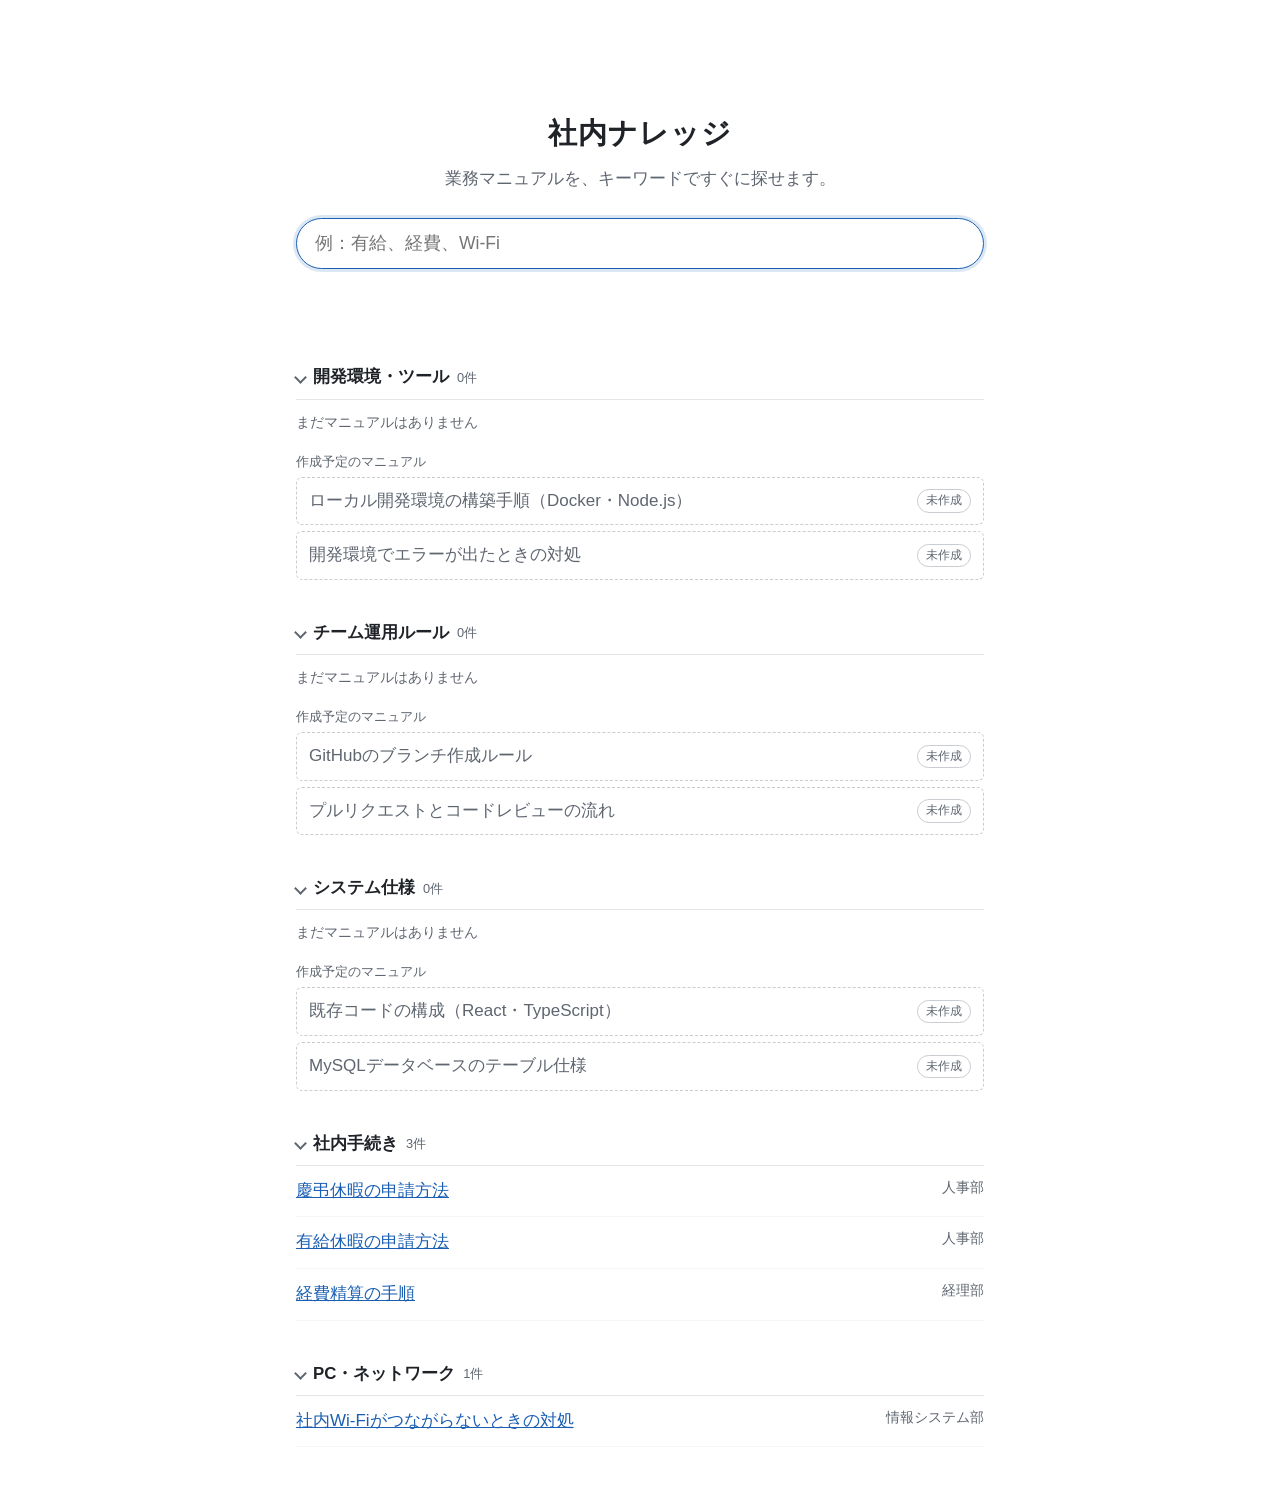
<file: index.html>
<!DOCTYPE html>
<html lang="ja">
<head>
<meta charset="UTF-8">
<meta name="robots" content="noindex, nofollow">
<meta name="viewport" content="width=device-width, initial-scale=1">
<title>社内ナレッジ</title>
<link rel="stylesheet" href="style.css">
</head>
<body>
<main class="home">
  <header class="hero">
    <h1>社内ナレッジ</h1>
    <p class="lead">業務マニュアルを、キーワードですぐに探せます。</p>
    <label class="search">
      <span class="visually-hidden">マニュアルを検索</span>
      <input id="q" type="search" placeholder="例：有給、経費、Wi-Fi" autocomplete="off" autofocus>
    </label>
    <p id="status" class="status" aria-live="polite"></p>
  </header>

  <section id="results" class="results" hidden></section>
  <section id="categories" class="categories"></section>
</main>

<script src="search-index.js"></script>
<script>
(function () {
  var docs = window.SEARCH_INDEX || [];
  var order = window.CATEGORY_ORDER || [];
  var planned = window.PLANNED_DOCS || [];
  var input = document.getElementById("q");
  var results = document.getElementById("results");
  var categories = document.getElementById("categories");
  var status = document.getElementById("status");

  function esc(s) {
    return String(s).replace(/[&<>"']/g, function (c) {
      return { "&": "&amp;", "<": "&lt;", ">": "&gt;", '"': "&quot;", "'": "&#39;" }[c];
    });
  }

  function tagList(tags) {
    return '<ul class="tags">' + tags.map(function (t) {
      return '<li><a href="?q=' + encodeURIComponent(t) + '" data-tag="' + esc(t) + '">' + esc(t) + "</a></li>";
    }).join("") + "</ul>";
  }

  // カテゴリ別の一覧（design.md の順。マニュアルがないカテゴリも見出しを出す）
  // 見出しを押すと、そのカテゴリを折りたためる（最初はすべて開いた状態）
  function renderCategories() {
    var names = order.slice();
    docs.forEach(function (d) { if (names.indexOf(d.category) < 0) names.push(d.category); });
    categories.innerHTML = names.map(function (name) {
      var items = docs.filter(function (d) { return d.category === name; });
      var plans = planned.filter(function (p) { return p.category === name; });
      var html = '<details class="category-block" open><summary><h2>' + esc(name) +
        '</h2><span class="count">' + items.length + "件</span></summary>";
      html += items.length
        ? '<ul class="doc-list">' + items.map(function (d) {
            return '<li><a href="' + esc(d.url) + '">' + esc(d.title) + '</a><span class="owner">' + esc(d.owner) + "</span></li>";
          }).join("") + "</ul>"
        : '<p class="none">まだマニュアルはありません</p>';
      // 作成予定のマニュアル（本文はまだないので、リンクにしない）
      if (plans.length) {
        html += '<p class="planned-label">作成予定のマニュアル</p><ul class="planned-list">' +
          plans.map(function (p) {
            return '<li><span class="planned-title">' + esc(p.title) + '</span><span class="badge">未作成</span></li>';
          }).join("") + "</ul>";
      }
      return html + "</details>";
    }).join("");
  }

  // 空白で区切った言葉すべてを含むものを表示（タイトル・本文・タグが対象）
  function search(q) {
    var words = q.toLowerCase().split(/[\s　]+/).filter(Boolean);
    if (!words.length) {
      results.hidden = true;
      categories.hidden = false;
      status.textContent = "";
      return;
    }
    var hits = docs.filter(function (d) {
      var hay = (d.title + " " + d.text + " " + d.tags.join(" ")).toLowerCase();
      return words.every(function (w) { return hay.indexOf(w) >= 0; });
    });
    categories.hidden = true;
    results.hidden = false;
    status.textContent = hits.length ? hits.length + " 件見つかりました" : "";
    results.innerHTML = hits.length ? hits.map(function (d) {
      return '<article class="result"><p class="result-category">' + esc(d.category) + "</p>" +
        '<h2><a href="' + esc(d.url) + '">' + esc(d.title) + "</a></h2>" +
        '<p class="snippet">' + esc(d.text) + "</p>" + tagList(d.tags) + "</article>";
    }).join("") : '<p class="empty">「' + esc(q) + "」に当てはまるマニュアルは見つかりませんでした。<br>言葉を短くするか、別の言い方で試してください。</p>";
  }

  input.addEventListener("input", function () { search(input.value); });

  // タグを押すと、そのタグで検索する
  results.addEventListener("click", function (e) {
    var t = e.target.getAttribute && e.target.getAttribute("data-tag");
    if (t) { e.preventDefault(); input.value = t; search(t); window.scrollTo(0, 0); }
  });

  renderCategories();
  var initial = new URLSearchParams(location.search).get("q");
  if (initial) { input.value = initial; search(initial); }
})();
</script>
</body>
</html>
</file>
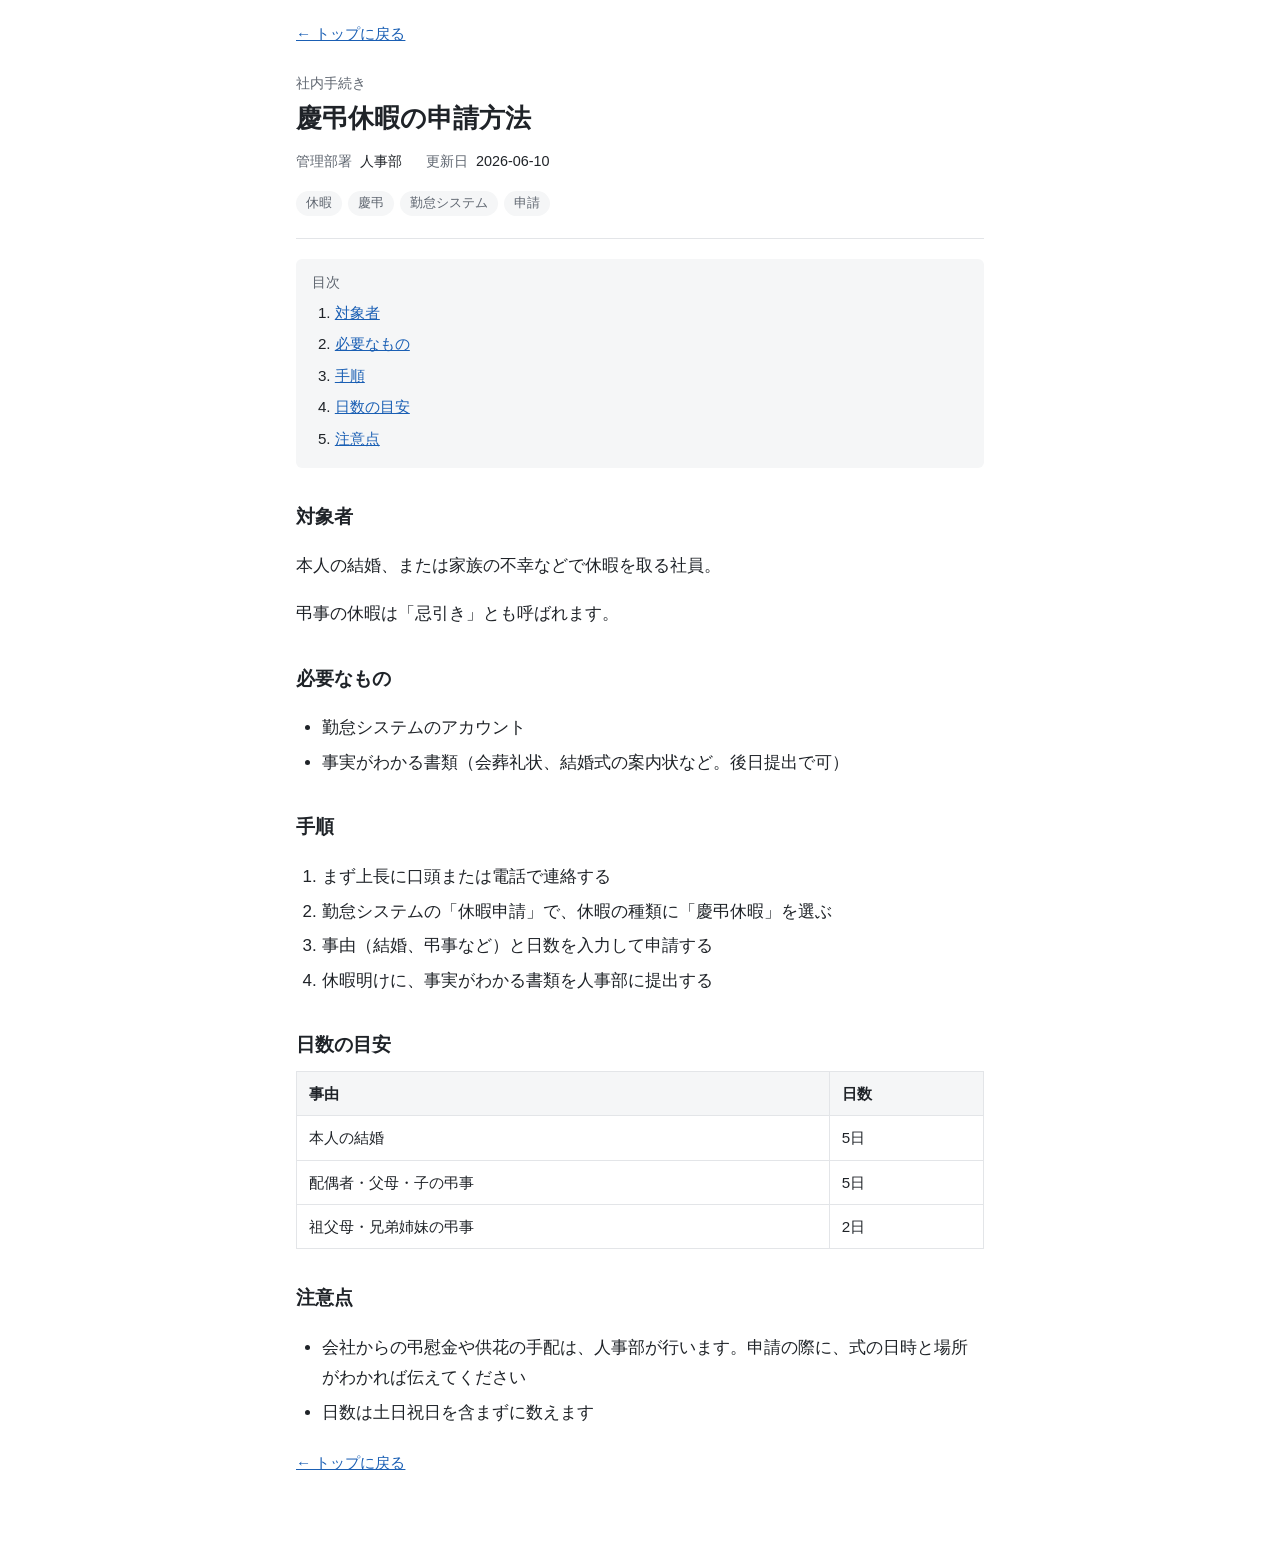
<file: pages/慶弔休暇の申請方法.html>
<!DOCTYPE html>
<html lang="ja">
<head>
<meta charset="UTF-8">
<meta name="robots" content="noindex, nofollow">
<meta name="viewport" content="width=device-width, initial-scale=1">
<title>慶弔休暇の申請方法｜社内ナレッジ</title>
<link rel="stylesheet" href="../style.css">
</head>
<body>
<main class="page">
  <p class="back"><a href="../index.html">← トップに戻る</a></p>
  <article>
    <p class="category">社内手続き</p>
    <h1>慶弔休暇の申請方法</h1>
    <dl class="meta">
      <div><dt>管理部署</dt><dd>人事部</dd></div>
      <div><dt>更新日</dt><dd>2026-06-10</dd></div>
    </dl>
    <ul class="tags"><li><a href="../index.html?q=休暇">休暇</a></li><li><a href="../index.html?q=慶弔">慶弔</a></li><li><a href="../index.html?q=勤怠システム">勤怠システム</a></li><li><a href="../index.html?q=申請">申請</a></li></ul>
    <div class="body">
<nav class="toc" aria-label="目次"><p class="toc-title">目次</p><ol><li><a href="#sec-1">対象者</a></li><li><a href="#sec-2">必要なもの</a></li><li><a href="#sec-3">手順</a></li><li><a href="#sec-4">日数の目安</a></li><li><a href="#sec-5">注意点</a></li></ol></nav>
<h2 id="sec-1">対象者</h2>
<p>本人の結婚、または家族の不幸などで休暇を取る社員。</p>
<p>弔事の休暇は「忌引き」とも呼ばれます。</p>
<h2 id="sec-2">必要なもの</h2>
<ul><li>勤怠システムのアカウント</li><li>事実がわかる書類（会葬礼状、結婚式の案内状など。後日提出で可）</li></ul>
<h2 id="sec-3">手順</h2>
<ol><li>まず上長に口頭または電話で連絡する</li><li>勤怠システムの「休暇申請」で、休暇の種類に「慶弔休暇」を選ぶ</li><li>事由（結婚、弔事など）と日数を入力して申請する</li><li>休暇明けに、事実がわかる書類を人事部に提出する</li></ol>
<h2 id="sec-4">日数の目安</h2>
<div class="table-wrap"><table><thead><tr><th>事由</th><th>日数</th></tr></thead><tbody><tr><td>本人の結婚</td><td>5日</td></tr><tr><td>配偶者・父母・子の弔事</td><td>5日</td></tr><tr><td>祖父母・兄弟姉妹の弔事</td><td>2日</td></tr></tbody></table></div>
<h2 id="sec-5">注意点</h2>
<ul><li>会社からの弔慰金や供花の手配は、人事部が行います。申請の際に、式の日時と場所がわかれば伝えてください</li><li>日数は土日祝日を含まずに数えます</li></ul>
    </div>
  </article>
  <p class="back"><a href="../index.html">← トップに戻る</a></p>
</main>
</body>
</html>
</file>
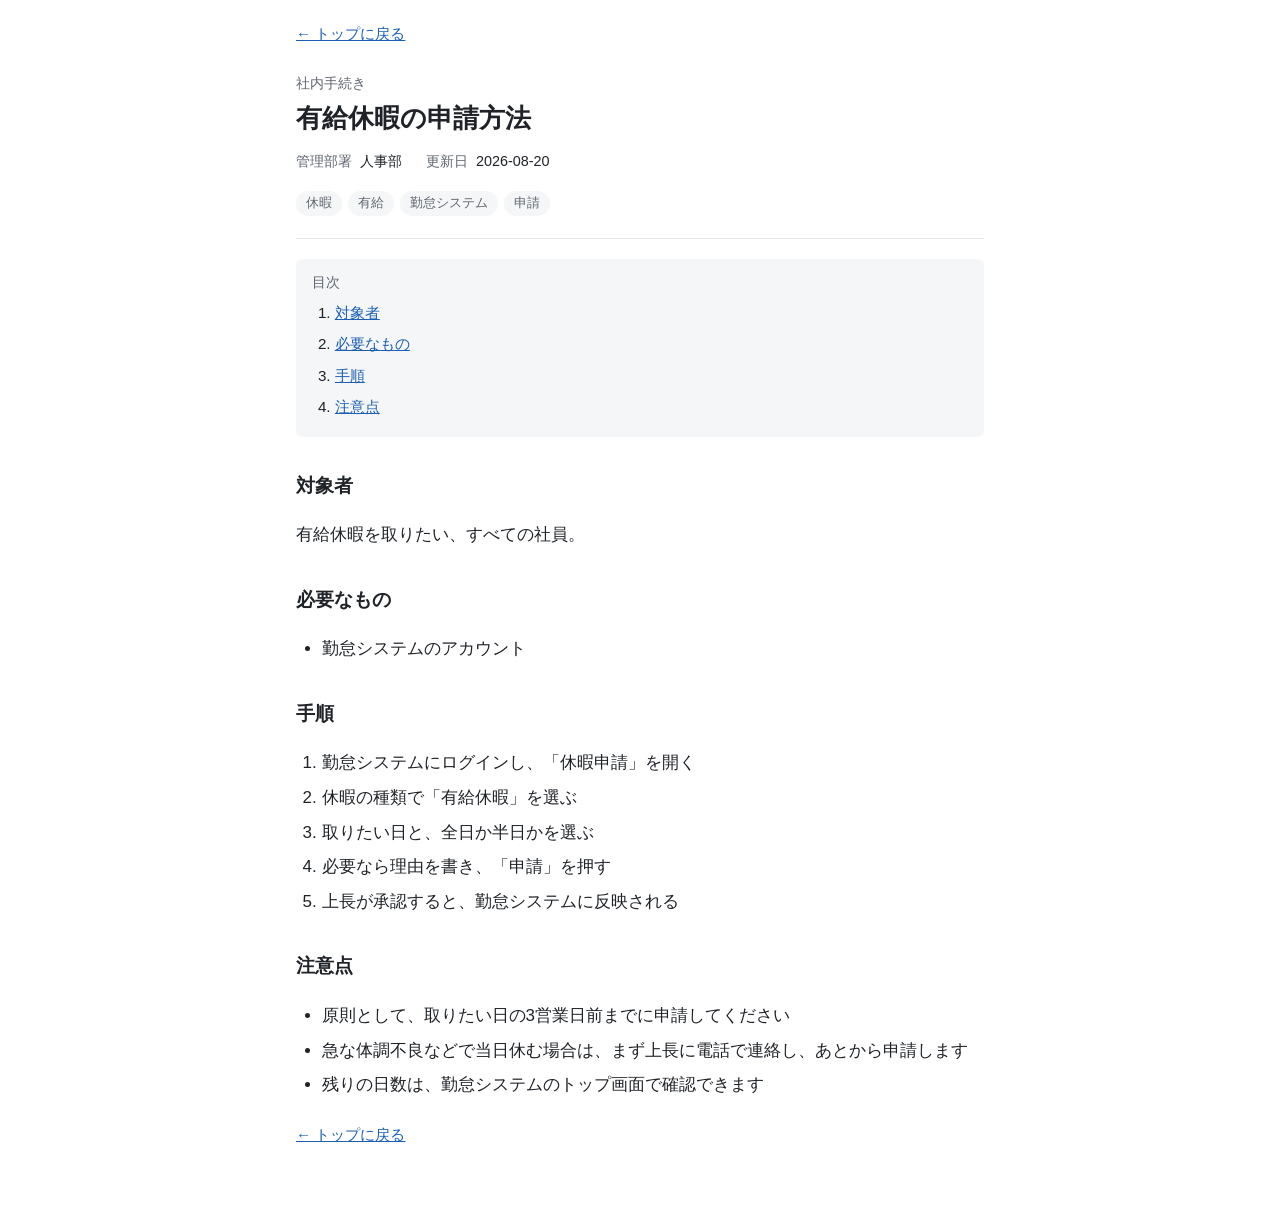
<file: pages/有給休暇の申請方法.html>
<!DOCTYPE html>
<html lang="ja">
<head>
<meta charset="UTF-8">
<meta name="robots" content="noindex, nofollow">
<meta name="viewport" content="width=device-width, initial-scale=1">
<title>有給休暇の申請方法｜社内ナレッジ</title>
<link rel="stylesheet" href="../style.css">
</head>
<body>
<main class="page">
  <p class="back"><a href="../index.html">← トップに戻る</a></p>
  <article>
    <p class="category">社内手続き</p>
    <h1>有給休暇の申請方法</h1>
    <dl class="meta">
      <div><dt>管理部署</dt><dd>人事部</dd></div>
      <div><dt>更新日</dt><dd>2026-08-20</dd></div>
    </dl>
    <ul class="tags"><li><a href="../index.html?q=休暇">休暇</a></li><li><a href="../index.html?q=有給">有給</a></li><li><a href="../index.html?q=勤怠システム">勤怠システム</a></li><li><a href="../index.html?q=申請">申請</a></li></ul>
    <div class="body">
<nav class="toc" aria-label="目次"><p class="toc-title">目次</p><ol><li><a href="#sec-1">対象者</a></li><li><a href="#sec-2">必要なもの</a></li><li><a href="#sec-3">手順</a></li><li><a href="#sec-4">注意点</a></li></ol></nav>
<h2 id="sec-1">対象者</h2>
<p>有給休暇を取りたい、すべての社員。</p>
<h2 id="sec-2">必要なもの</h2>
<ul><li>勤怠システムのアカウント</li></ul>
<h2 id="sec-3">手順</h2>
<ol><li>勤怠システムにログインし、「休暇申請」を開く</li><li>休暇の種類で「有給休暇」を選ぶ</li><li>取りたい日と、全日か半日かを選ぶ</li><li>必要なら理由を書き、「申請」を押す</li><li>上長が承認すると、勤怠システムに反映される</li></ol>
<h2 id="sec-4">注意点</h2>
<ul><li>原則として、取りたい日の3営業日前までに申請してください</li><li>急な体調不良などで当日休む場合は、まず上長に電話で連絡し、あとから申請します</li><li>残りの日数は、勤怠システムのトップ画面で確認できます</li></ul>
    </div>
  </article>
  <p class="back"><a href="../index.html">← トップに戻る</a></p>
</main>
</body>
</html>
</file>
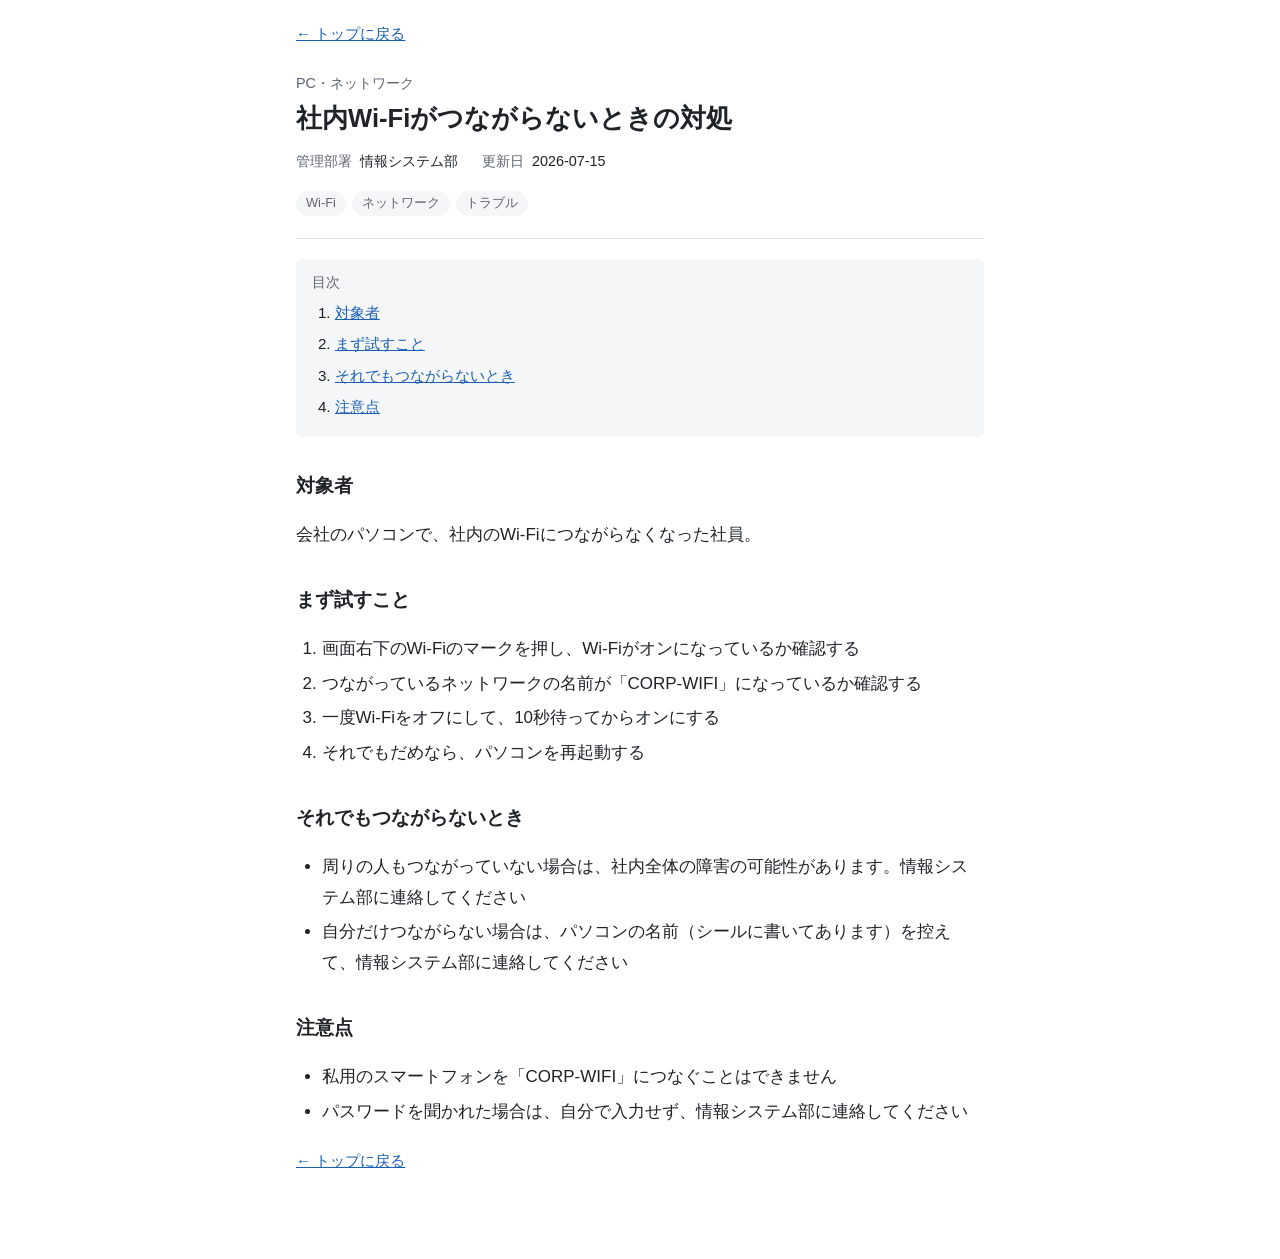
<file: pages/社内Wi-Fiがつながらないときの対処.html>
<!DOCTYPE html>
<html lang="ja">
<head>
<meta charset="UTF-8">
<meta name="robots" content="noindex, nofollow">
<meta name="viewport" content="width=device-width, initial-scale=1">
<title>社内Wi-Fiがつながらないときの対処｜社内ナレッジ</title>
<link rel="stylesheet" href="../style.css">
</head>
<body>
<main class="page">
  <p class="back"><a href="../index.html">← トップに戻る</a></p>
  <article>
    <p class="category">PC・ネットワーク</p>
    <h1>社内Wi-Fiがつながらないときの対処</h1>
    <dl class="meta">
      <div><dt>管理部署</dt><dd>情報システム部</dd></div>
      <div><dt>更新日</dt><dd>2026-07-15</dd></div>
    </dl>
    <ul class="tags"><li><a href="../index.html?q=Wi-Fi">Wi-Fi</a></li><li><a href="../index.html?q=ネットワーク">ネットワーク</a></li><li><a href="../index.html?q=トラブル">トラブル</a></li></ul>
    <div class="body">
<nav class="toc" aria-label="目次"><p class="toc-title">目次</p><ol><li><a href="#sec-1">対象者</a></li><li><a href="#sec-2">まず試すこと</a></li><li><a href="#sec-3">それでもつながらないとき</a></li><li><a href="#sec-4">注意点</a></li></ol></nav>
<h2 id="sec-1">対象者</h2>
<p>会社のパソコンで、社内のWi-Fiにつながらなくなった社員。</p>
<h2 id="sec-2">まず試すこと</h2>
<ol><li>画面右下のWi-Fiのマークを押し、Wi-Fiがオンになっているか確認する</li><li>つながっているネットワークの名前が「CORP-WIFI」になっているか確認する</li><li>一度Wi-Fiをオフにして、10秒待ってからオンにする</li><li>それでもだめなら、パソコンを再起動する</li></ol>
<h2 id="sec-3">それでもつながらないとき</h2>
<ul><li>周りの人もつながっていない場合は、社内全体の障害の可能性があります。情報システム部に連絡してください</li><li>自分だけつながらない場合は、パソコンの名前（シールに書いてあります）を控えて、情報システム部に連絡してください</li></ul>
<h2 id="sec-4">注意点</h2>
<ul><li>私用のスマートフォンを「CORP-WIFI」につなぐことはできません</li><li>パスワードを聞かれた場合は、自分で入力せず、情報システム部に連絡してください</li></ul>
    </div>
  </article>
  <p class="back"><a href="../index.html">← トップに戻る</a></p>
</main>
</body>
</html>
</file>
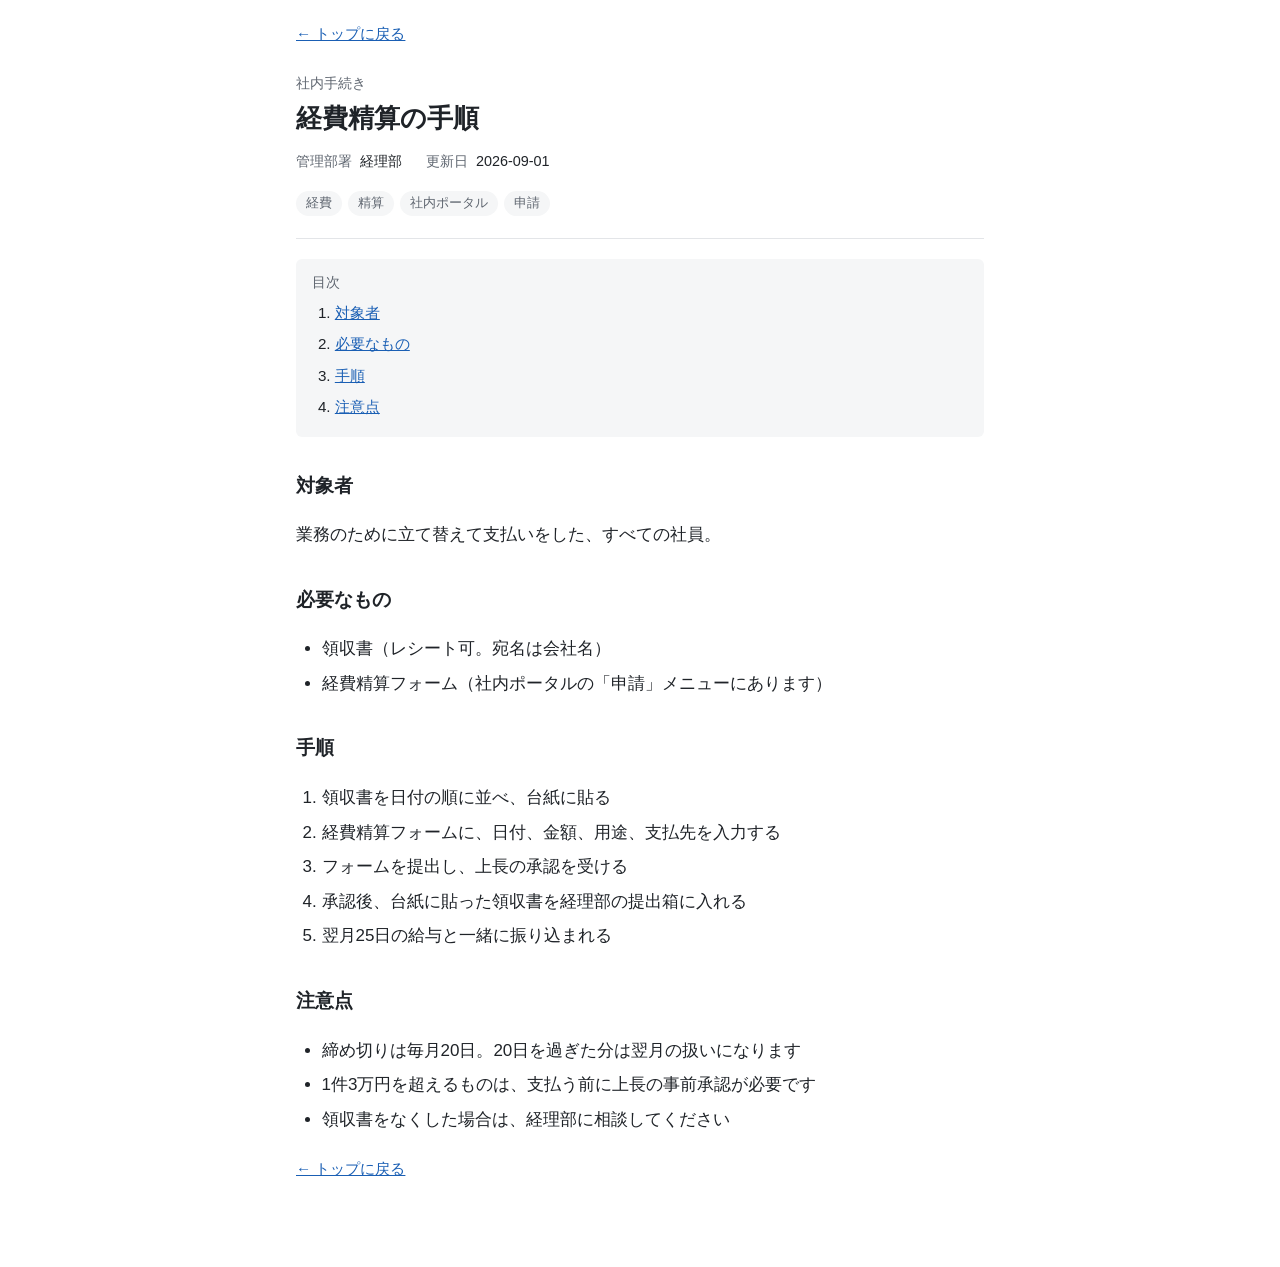
<file: pages/経費精算の手順.html>
<!DOCTYPE html>
<html lang="ja">
<head>
<meta charset="UTF-8">
<meta name="robots" content="noindex, nofollow">
<meta name="viewport" content="width=device-width, initial-scale=1">
<title>経費精算の手順｜社内ナレッジ</title>
<link rel="stylesheet" href="../style.css">
</head>
<body>
<main class="page">
  <p class="back"><a href="../index.html">← トップに戻る</a></p>
  <article>
    <p class="category">社内手続き</p>
    <h1>経費精算の手順</h1>
    <dl class="meta">
      <div><dt>管理部署</dt><dd>経理部</dd></div>
      <div><dt>更新日</dt><dd>2026-09-01</dd></div>
    </dl>
    <ul class="tags"><li><a href="../index.html?q=経費">経費</a></li><li><a href="../index.html?q=精算">精算</a></li><li><a href="../index.html?q=社内ポータル">社内ポータル</a></li><li><a href="../index.html?q=申請">申請</a></li></ul>
    <div class="body">
<nav class="toc" aria-label="目次"><p class="toc-title">目次</p><ol><li><a href="#sec-1">対象者</a></li><li><a href="#sec-2">必要なもの</a></li><li><a href="#sec-3">手順</a></li><li><a href="#sec-4">注意点</a></li></ol></nav>
<h2 id="sec-1">対象者</h2>
<p>業務のために立て替えて支払いをした、すべての社員。</p>
<h2 id="sec-2">必要なもの</h2>
<ul><li>領収書（レシート可。宛名は会社名）</li><li>経費精算フォーム（社内ポータルの「申請」メニューにあります）</li></ul>
<h2 id="sec-3">手順</h2>
<ol><li>領収書を日付の順に並べ、台紙に貼る</li><li>経費精算フォームに、日付、金額、用途、支払先を入力する</li><li>フォームを提出し、上長の承認を受ける</li><li>承認後、台紙に貼った領収書を経理部の提出箱に入れる</li><li>翌月25日の給与と一緒に振り込まれる</li></ol>
<h2 id="sec-4">注意点</h2>
<ul><li>締め切りは毎月20日。20日を過ぎた分は翌月の扱いになります</li><li>1件3万円を超えるものは、支払う前に上長の事前承認が必要です</li><li>領収書をなくした場合は、経理部に相談してください</li></ul>
    </div>
  </article>
  <p class="back"><a href="../index.html">← トップに戻る</a></p>
</main>
</body>
</html>
</file>
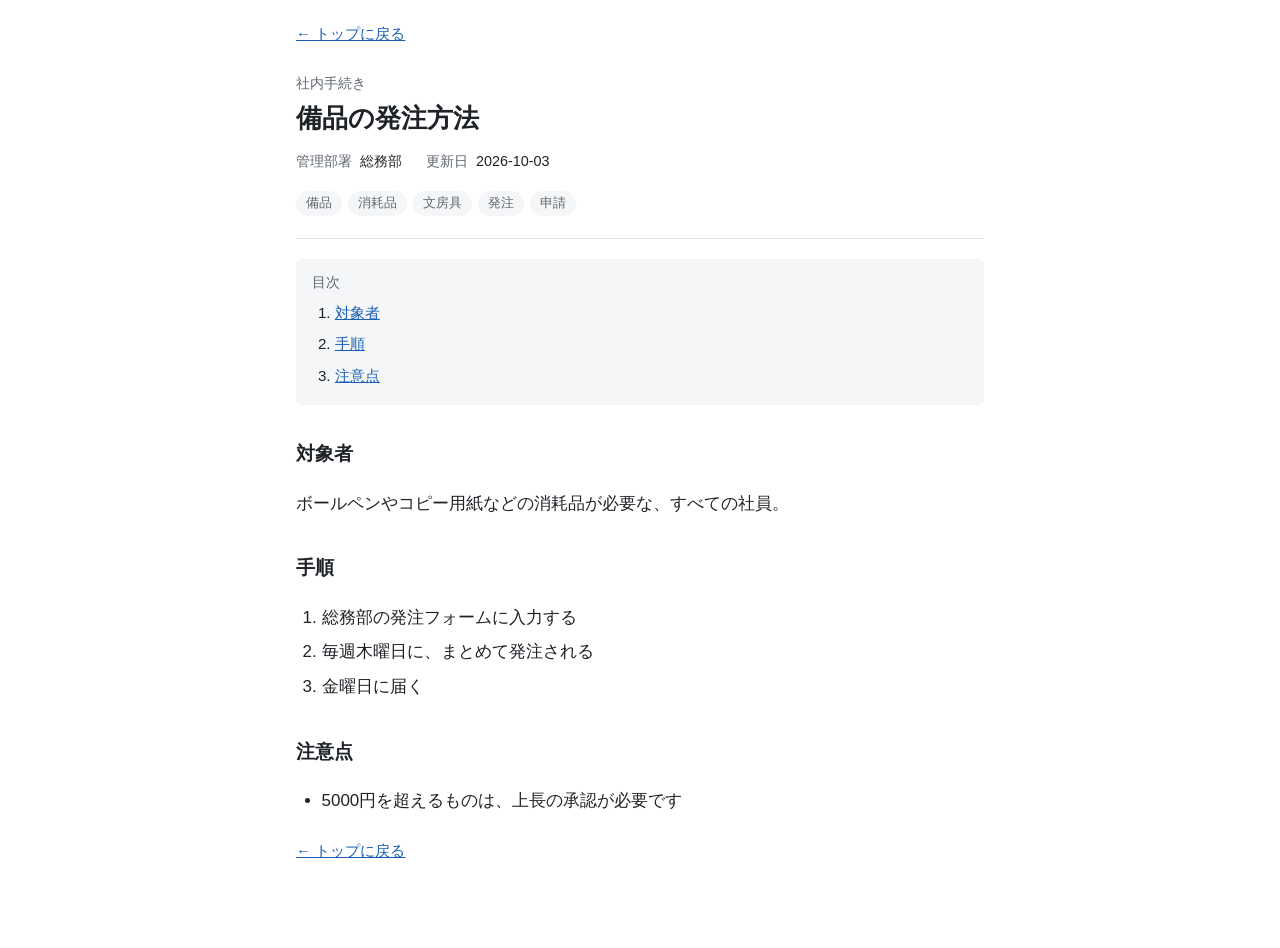
<file: public/pages/備品の発注方法.html>
<!DOCTYPE html>
<html lang="ja">
<head>
<meta charset="UTF-8">
<meta name="robots" content="noindex, nofollow">
<meta name="viewport" content="width=device-width, initial-scale=1">
<title>備品の発注方法｜社内ナレッジ</title>
<link rel="stylesheet" href="../style.css">
</head>
<body>
<main class="page">
  <p class="back"><a href="../index.html">← トップに戻る</a></p>
  <article>
    <p class="category">社内手続き</p>
    <h1>備品の発注方法</h1>
    <dl class="meta">
      <div><dt>管理部署</dt><dd>総務部</dd></div>
      <div><dt>更新日</dt><dd>2026-10-03</dd></div>
    </dl>
    <ul class="tags"><li><a href="../index.html?q=備品">備品</a></li><li><a href="../index.html?q=消耗品">消耗品</a></li><li><a href="../index.html?q=文房具">文房具</a></li><li><a href="../index.html?q=発注">発注</a></li><li><a href="../index.html?q=申請">申請</a></li></ul>
    <div class="body">
<nav class="toc" aria-label="目次"><p class="toc-title">目次</p><ol><li><a href="#sec-1">対象者</a></li><li><a href="#sec-2">手順</a></li><li><a href="#sec-3">注意点</a></li></ol></nav>
<h2 id="sec-1">対象者</h2>
<p>ボールペンやコピー用紙などの消耗品が必要な、すべての社員。</p>
<h2 id="sec-2">手順</h2>
<ol><li>総務部の発注フォームに入力する</li><li>毎週木曜日に、まとめて発注される</li><li>金曜日に届く</li></ol>
<h2 id="sec-3">注意点</h2>
<ul><li>5000円を超えるものは、上長の承認が必要です</li></ul>
    </div>
  </article>
  <p class="back"><a href="../index.html">← トップに戻る</a></p>
</main>
</body>
</html>
</file>
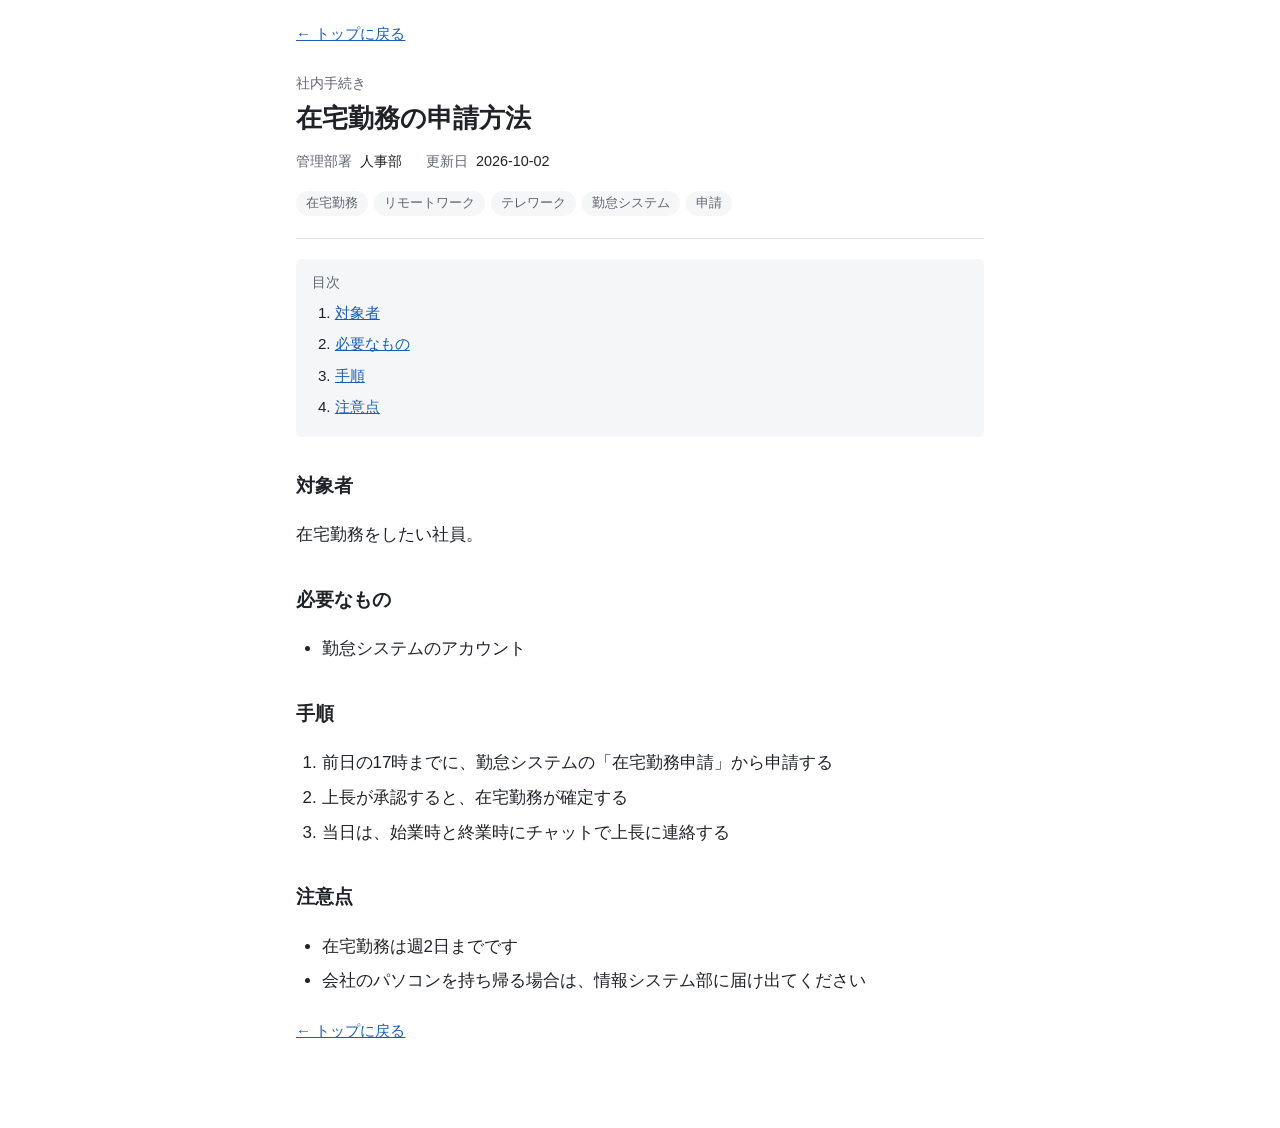
<file: public/pages/在宅勤務の申請方法.html>
<!DOCTYPE html>
<html lang="ja">
<head>
<meta charset="UTF-8">
<meta name="robots" content="noindex, nofollow">
<meta name="viewport" content="width=device-width, initial-scale=1">
<title>在宅勤務の申請方法｜社内ナレッジ</title>
<link rel="stylesheet" href="../style.css">
</head>
<body>
<main class="page">
  <p class="back"><a href="../index.html">← トップに戻る</a></p>
  <article>
    <p class="category">社内手続き</p>
    <h1>在宅勤務の申請方法</h1>
    <dl class="meta">
      <div><dt>管理部署</dt><dd>人事部</dd></div>
      <div><dt>更新日</dt><dd>2026-10-02</dd></div>
    </dl>
    <ul class="tags"><li><a href="../index.html?q=在宅勤務">在宅勤務</a></li><li><a href="../index.html?q=リモートワーク">リモートワーク</a></li><li><a href="../index.html?q=テレワーク">テレワーク</a></li><li><a href="../index.html?q=勤怠システム">勤怠システム</a></li><li><a href="../index.html?q=申請">申請</a></li></ul>
    <div class="body">
<nav class="toc" aria-label="目次"><p class="toc-title">目次</p><ol><li><a href="#sec-1">対象者</a></li><li><a href="#sec-2">必要なもの</a></li><li><a href="#sec-3">手順</a></li><li><a href="#sec-4">注意点</a></li></ol></nav>
<h2 id="sec-1">対象者</h2>
<p>在宅勤務をしたい社員。</p>
<h2 id="sec-2">必要なもの</h2>
<ul><li>勤怠システムのアカウント</li></ul>
<h2 id="sec-3">手順</h2>
<ol><li>前日の17時までに、勤怠システムの「在宅勤務申請」から申請する</li><li>上長が承認すると、在宅勤務が確定する</li><li>当日は、始業時と終業時にチャットで上長に連絡する</li></ol>
<h2 id="sec-4">注意点</h2>
<ul><li>在宅勤務は週2日までです</li><li>会社のパソコンを持ち帰る場合は、情報システム部に届け出てください</li></ul>
    </div>
  </article>
  <p class="back"><a href="../index.html">← トップに戻る</a></p>
</main>
</body>
</html>
</file>
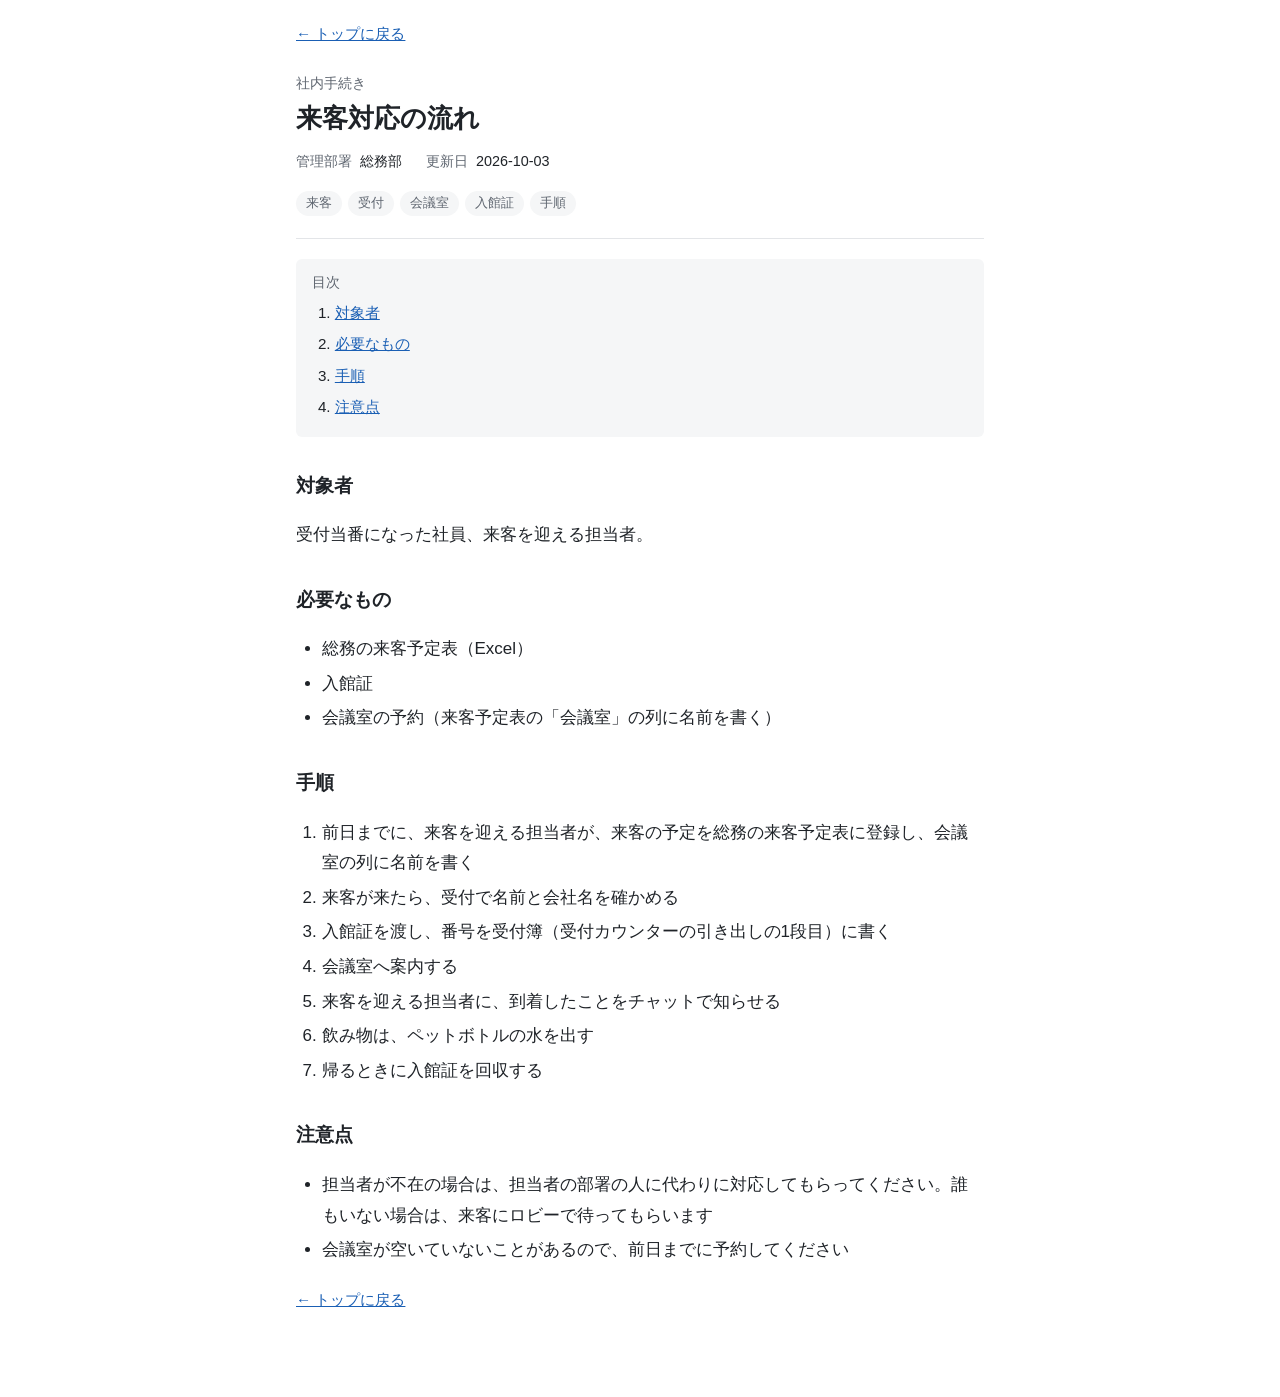
<file: public/pages/来客対応の流れ.html>
<!DOCTYPE html>
<html lang="ja">
<head>
<meta charset="UTF-8">
<meta name="robots" content="noindex, nofollow">
<meta name="viewport" content="width=device-width, initial-scale=1">
<title>来客対応の流れ｜社内ナレッジ</title>
<link rel="stylesheet" href="../style.css">
</head>
<body>
<main class="page">
  <p class="back"><a href="../index.html">← トップに戻る</a></p>
  <article>
    <p class="category">社内手続き</p>
    <h1>来客対応の流れ</h1>
    <dl class="meta">
      <div><dt>管理部署</dt><dd>総務部</dd></div>
      <div><dt>更新日</dt><dd>2026-10-03</dd></div>
    </dl>
    <ul class="tags"><li><a href="../index.html?q=来客">来客</a></li><li><a href="../index.html?q=受付">受付</a></li><li><a href="../index.html?q=会議室">会議室</a></li><li><a href="../index.html?q=入館証">入館証</a></li><li><a href="../index.html?q=手順">手順</a></li></ul>
    <div class="body">
<nav class="toc" aria-label="目次"><p class="toc-title">目次</p><ol><li><a href="#sec-1">対象者</a></li><li><a href="#sec-2">必要なもの</a></li><li><a href="#sec-3">手順</a></li><li><a href="#sec-4">注意点</a></li></ol></nav>
<h2 id="sec-1">対象者</h2>
<p>受付当番になった社員、来客を迎える担当者。</p>
<h2 id="sec-2">必要なもの</h2>
<ul><li>総務の来客予定表（Excel）</li><li>入館証</li><li>会議室の予約（来客予定表の「会議室」の列に名前を書く）</li></ul>
<h2 id="sec-3">手順</h2>
<ol><li>前日までに、来客を迎える担当者が、来客の予定を総務の来客予定表に登録し、会議室の列に名前を書く</li><li>来客が来たら、受付で名前と会社名を確かめる</li><li>入館証を渡し、番号を受付簿（受付カウンターの引き出しの1段目）に書く</li><li>会議室へ案内する</li><li>来客を迎える担当者に、到着したことをチャットで知らせる</li><li>飲み物は、ペットボトルの水を出す</li><li>帰るときに入館証を回収する</li></ol>
<h2 id="sec-4">注意点</h2>
<ul><li>担当者が不在の場合は、担当者の部署の人に代わりに対応してもらってください。誰もいない場合は、来客にロビーで待ってもらいます</li><li>会議室が空いていないことがあるので、前日までに予約してください</li></ul>
    </div>
  </article>
  <p class="back"><a href="../index.html">← トップに戻る</a></p>
</main>
</body>
</html>
</file>
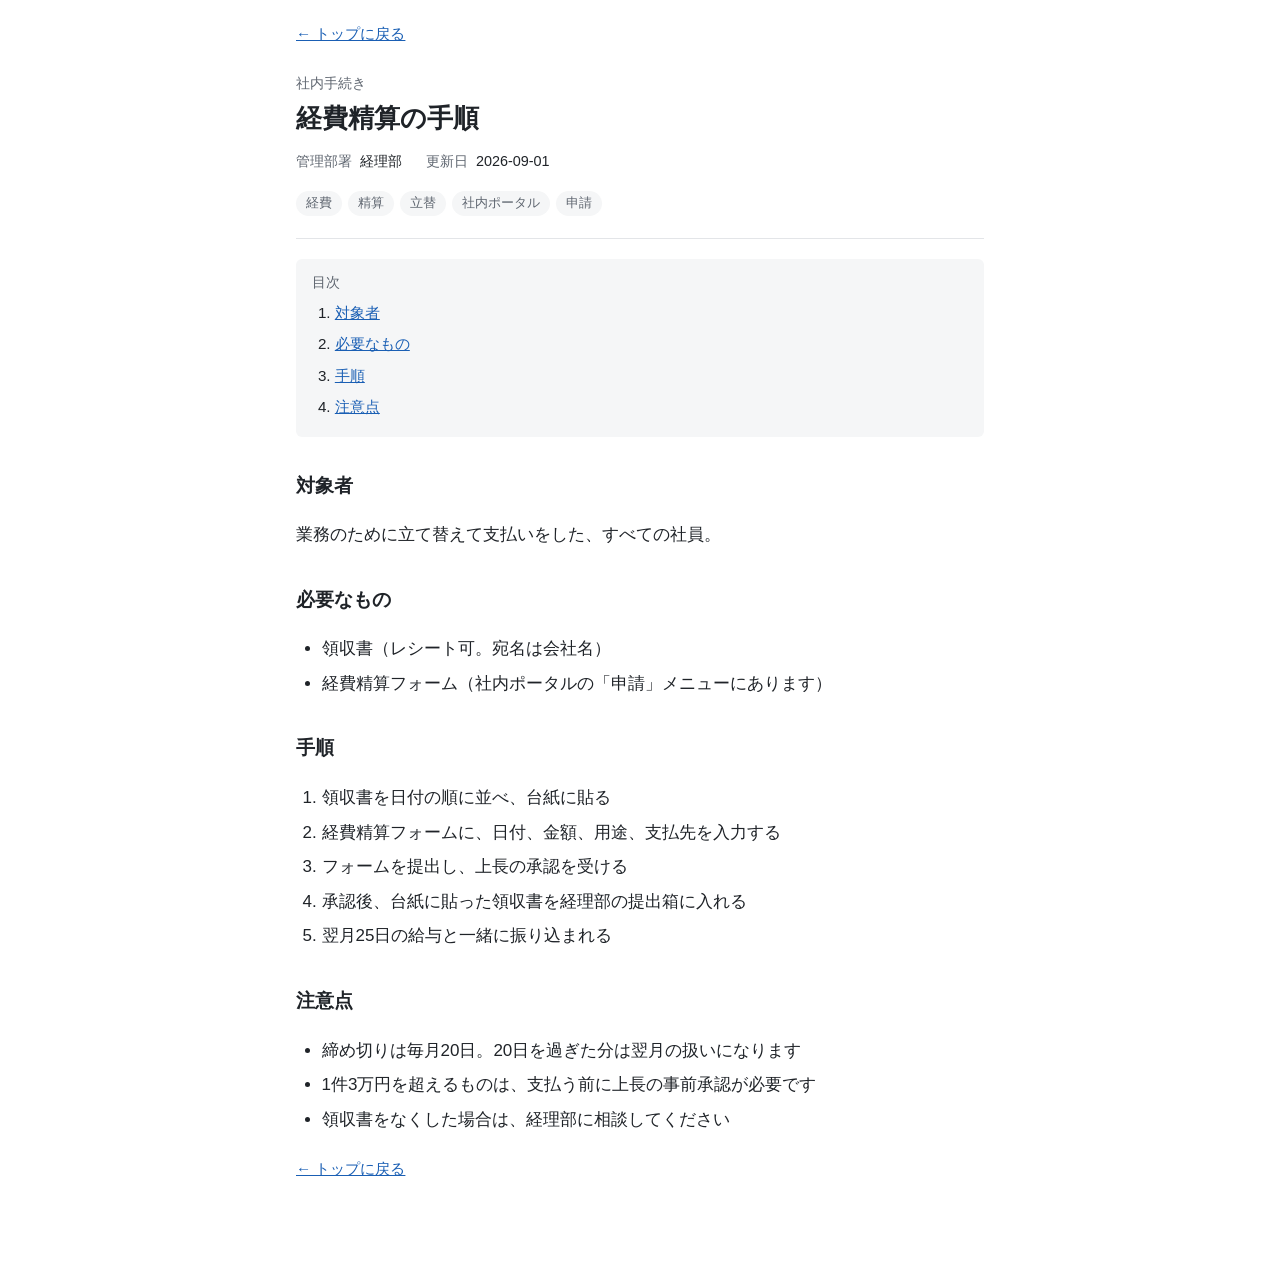
<file: public/pages/経費精算の手順.html>
<!DOCTYPE html>
<html lang="ja">
<head>
<meta charset="UTF-8">
<meta name="robots" content="noindex, nofollow">
<meta name="viewport" content="width=device-width, initial-scale=1">
<title>経費精算の手順｜社内ナレッジ</title>
<link rel="stylesheet" href="../style.css">
</head>
<body>
<main class="page">
  <p class="back"><a href="../index.html">← トップに戻る</a></p>
  <article>
    <p class="category">社内手続き</p>
    <h1>経費精算の手順</h1>
    <dl class="meta">
      <div><dt>管理部署</dt><dd>経理部</dd></div>
      <div><dt>更新日</dt><dd>2026-09-01</dd></div>
    </dl>
    <ul class="tags"><li><a href="../index.html?q=経費">経費</a></li><li><a href="../index.html?q=精算">精算</a></li><li><a href="../index.html?q=立替">立替</a></li><li><a href="../index.html?q=社内ポータル">社内ポータル</a></li><li><a href="../index.html?q=申請">申請</a></li></ul>
    <div class="body">
<nav class="toc" aria-label="目次"><p class="toc-title">目次</p><ol><li><a href="#sec-1">対象者</a></li><li><a href="#sec-2">必要なもの</a></li><li><a href="#sec-3">手順</a></li><li><a href="#sec-4">注意点</a></li></ol></nav>
<h2 id="sec-1">対象者</h2>
<p>業務のために立て替えて支払いをした、すべての社員。</p>
<h2 id="sec-2">必要なもの</h2>
<ul><li>領収書（レシート可。宛名は会社名）</li><li>経費精算フォーム（社内ポータルの「申請」メニューにあります）</li></ul>
<h2 id="sec-3">手順</h2>
<ol><li>領収書を日付の順に並べ、台紙に貼る</li><li>経費精算フォームに、日付、金額、用途、支払先を入力する</li><li>フォームを提出し、上長の承認を受ける</li><li>承認後、台紙に貼った領収書を経理部の提出箱に入れる</li><li>翌月25日の給与と一緒に振り込まれる</li></ol>
<h2 id="sec-4">注意点</h2>
<ul><li>締め切りは毎月20日。20日を過ぎた分は翌月の扱いになります</li><li>1件3万円を超えるものは、支払う前に上長の事前承認が必要です</li><li>領収書をなくした場合は、経理部に相談してください</li></ul>
    </div>
  </article>
  <p class="back"><a href="../index.html">← トップに戻る</a></p>
</main>
</body>
</html>
</file>
<file: style.css>
:root {
  --text: #1f2328;
  --muted: #5f6670;
  --line: #e3e5e8;
  --soft: #f5f6f7;
  --accent: #1a5fb4;
}

* { box-sizing: border-box; }

body {
  margin: 0;
  background: #fff;
  color: var(--text);
  font-family: "Hiragino Sans", "Hiragino Kaku Gothic ProN", "Yu Gothic UI", "Meiryo", sans-serif;
  font-size: 17px;
  line-height: 1.8;
  -webkit-text-size-adjust: 100%;
}

a { color: var(--accent); }
a:hover { text-decoration: none; }

.visually-hidden {
  position: absolute; width: 1px; height: 1px;
  overflow: hidden; clip: rect(0 0 0 0); white-space: nowrap;
}

/* トップ */
.home, .page {
  max-width: 720px;
  margin: 0 auto;
  padding: 0 16px 64px;
}

.hero {
  text-align: center;
  padding: 12vh 0 24px;
}
.hero h1 { font-size: 1.8rem; margin: 0; letter-spacing: 0.04em; }
.lead { color: var(--muted); margin: 4px 0 24px; }

.search input {
  width: 100%;
  font-size: 1.1rem;
  padding: 14px 18px;
  border: 1px solid #c9cdd2;
  border-radius: 999px;
  outline: none;
  color: var(--text);
  background: #fff;
}
.search input:focus {
  border-color: var(--accent);
  box-shadow: 0 0 0 3px rgba(26, 95, 180, 0.15);
}

.status { color: var(--muted); font-size: 0.9rem; min-height: 1.6em; margin: 8px 0 0; }

.category-block { margin-top: 32px; }
.category-block h2,
.results h2 { font-size: 1.05rem; }
.category-block summary {
  display: flex;
  align-items: center;
  gap: 8px;
  padding: 6px 0;
  border-bottom: 1px solid var(--line);
  cursor: pointer;
  list-style: none;
}
.category-block summary::-webkit-details-marker { display: none; }
.category-block summary::before {
  content: "";
  width: 7px; height: 7px;
  border-right: 2px solid var(--muted);
  border-bottom: 2px solid var(--muted);
  transform: rotate(-45deg);
  transition: transform 0.15s;
  flex-shrink: 0;
}
.category-block[open] summary::before { transform: rotate(45deg); }
.category-block summary:hover h2 { color: var(--accent); }
.category-block h2 { margin: 0; }
.count { color: var(--muted); font-size: 0.8rem; }

.doc-list { list-style: none; margin: 0; padding: 0; }
.doc-list li {
  display: flex; flex-wrap: wrap; justify-content: space-between; gap: 0 12px;
  padding: 10px 0;
  border-bottom: 1px solid var(--soft);
}
.owner { color: var(--muted); font-size: 0.85rem; }
.none { color: var(--muted); font-size: 0.9rem; margin: 10px 0 0; }

/* 作成予定（未作成）のマニュアル */
.planned-label { color: var(--muted); font-size: 0.8rem; margin: 14px 0 4px; }
.planned-list { list-style: none; margin: 0; padding: 0; }
.planned-list li {
  display: flex; flex-wrap: wrap; align-items: center; justify-content: space-between; gap: 4px 12px;
  padding: 8px 12px;
  margin-bottom: 6px;
  border: 1px dashed #c9cdd2;
  border-radius: 6px;
}
.planned-title { color: var(--muted); }
.badge {
  font-size: 0.75rem;
  line-height: 1.6;
  padding: 1px 8px;
  border-radius: 999px;
  border: 1px solid #c9cdd2;
  color: var(--muted);
  white-space: nowrap;
}

.result { padding: 18px 0; border-bottom: 1px solid var(--line); }
.result h2 { margin: 0 0 4px; }
.result-category { color: var(--muted); font-size: 0.8rem; margin: 0; }
.snippet {
  margin: 0 0 8px;
  color: var(--muted);
  font-size: 0.95rem;
  display: -webkit-box;
  -webkit-line-clamp: 2;
  -webkit-box-orient: vertical;
  overflow: hidden;
}
.empty { color: var(--muted); text-align: center; padding: 24px 0; }

/* タグ */
.tags { list-style: none; margin: 0; padding: 0; display: flex; flex-wrap: wrap; gap: 6px; }
.tags a {
  display: inline-block;
  font-size: 0.8rem;
  line-height: 1.6;
  padding: 2px 10px;
  border-radius: 999px;
  background: var(--soft);
  color: var(--muted);
  text-decoration: none;
}
.tags a:hover { color: var(--accent); }

/* マニュアル本文 */
.back { margin: 20px 0; font-size: 0.95rem; }
.category { color: var(--muted); font-size: 0.9rem; margin: 24px 0 0; }
.page h1 { font-size: 1.6rem; line-height: 1.4; margin: 4px 0 12px; }
.meta { display: flex; flex-wrap: wrap; gap: 4px 24px; margin: 0 0 12px; color: var(--muted); font-size: 0.9rem; }
.meta div { display: flex; gap: 8px; }
.meta dd { margin: 0; color: var(--text); }

.body { border-top: 1px solid var(--line); margin-top: 20px; }
.body h2 { font-size: 1.2rem; margin: 32px 0 8px; scroll-margin-top: 16px; }

/* 目次 */
.toc {
  margin: 20px 0 0;
  padding: 12px 16px;
  background: var(--soft);
  border-radius: 6px;
  font-size: 0.95rem;
}
.toc-title { margin: 0 0 4px; color: var(--muted); font-size: 0.85rem; }
.toc ol { margin: 0; padding-left: 1.5em; }
.toc li { margin: 2px 0; }
.body ol, .body ul { padding-left: 1.5em; }
.body li { margin: 4px 0; }

.table-wrap { overflow-x: auto; }
table { border-collapse: collapse; width: 100%; font-size: 0.95rem; }
th, td { border: 1px solid var(--line); padding: 8px 12px; text-align: left; }
th { background: var(--soft); }

@media (max-width: 480px) {
  body { font-size: 16px; }
  .hero { padding-top: 8vh; }
  .hero h1 { font-size: 1.5rem; }
  .page h1 { font-size: 1.35rem; }
}
</file>
<file: public/style.css>
:root {
  --text: #1f2328;
  --muted: #5f6670;
  --line: #e3e5e8;
  --soft: #f5f6f7;
  --accent: #1a5fb4;
}

* { box-sizing: border-box; }

body {
  margin: 0;
  background: #fff;
  color: var(--text);
  font-family: "Hiragino Sans", "Hiragino Kaku Gothic ProN", "Yu Gothic UI", "Meiryo", sans-serif;
  font-size: 17px;
  line-height: 1.8;
  -webkit-text-size-adjust: 100%;
}

a { color: var(--accent); }
a:hover { text-decoration: none; }

.visually-hidden {
  position: absolute; width: 1px; height: 1px;
  overflow: hidden; clip: rect(0 0 0 0); white-space: nowrap;
}

/* トップ */
.home, .page {
  max-width: 720px;
  margin: 0 auto;
  padding: 0 16px 64px;
}

.hero {
  text-align: center;
  padding: 12vh 0 24px;
}
.hero h1 { font-size: 1.8rem; margin: 0; letter-spacing: 0.04em; }
.lead { color: var(--muted); margin: 4px 0 24px; }

.search input {
  width: 100%;
  font-size: 1.1rem;
  padding: 14px 18px;
  border: 1px solid #c9cdd2;
  border-radius: 999px;
  outline: none;
  color: var(--text);
  background: #fff;
}
.search input:focus {
  border-color: var(--accent);
  box-shadow: 0 0 0 3px rgba(26, 95, 180, 0.15);
}

.status { color: var(--muted); font-size: 0.9rem; min-height: 1.6em; margin: 8px 0 0; }

.category-block { margin-top: 32px; }
.category-block h2,
.results h2 { font-size: 1.05rem; }
.category-block summary {
  display: flex;
  align-items: center;
  gap: 8px;
  padding: 6px 0;
  border-bottom: 1px solid var(--line);
  cursor: pointer;
  list-style: none;
}
.category-block summary::-webkit-details-marker { display: none; }
.category-block summary::before {
  content: "";
  width: 7px; height: 7px;
  border-right: 2px solid var(--muted);
  border-bottom: 2px solid var(--muted);
  transform: rotate(-45deg);
  transition: transform 0.15s;
  flex-shrink: 0;
}
.category-block[open] summary::before { transform: rotate(45deg); }
.category-block summary:hover h2 { color: var(--accent); }
.category-block h2 { margin: 0; }
.count { color: var(--muted); font-size: 0.8rem; }

.doc-list { list-style: none; margin: 0; padding: 0; }
.doc-list li {
  display: flex; flex-wrap: wrap; justify-content: space-between; gap: 0 12px;
  padding: 10px 0;
  border-bottom: 1px solid var(--soft);
}
.owner { color: var(--muted); font-size: 0.85rem; }
.none { color: var(--muted); font-size: 0.9rem; margin: 10px 0 0; }

/* 作成予定（未作成）のマニュアル */
.planned-label { color: var(--muted); font-size: 0.8rem; margin: 14px 0 4px; }
.planned-list { list-style: none; margin: 0; padding: 0; }
.planned-list li {
  display: flex; flex-wrap: wrap; align-items: center; justify-content: space-between; gap: 4px 12px;
  padding: 8px 12px;
  margin-bottom: 6px;
  border: 1px dashed #c9cdd2;
  border-radius: 6px;
}
.planned-title { color: var(--muted); }
.badge {
  font-size: 0.75rem;
  line-height: 1.6;
  padding: 1px 8px;
  border-radius: 999px;
  border: 1px solid #c9cdd2;
  color: var(--muted);
  white-space: nowrap;
}

.result { padding: 18px 0; border-bottom: 1px solid var(--line); }
.result h2 { margin: 0 0 4px; }
.result-category { color: var(--muted); font-size: 0.8rem; margin: 0; }
.snippet {
  margin: 0 0 8px;
  color: var(--muted);
  font-size: 0.95rem;
  display: -webkit-box;
  -webkit-line-clamp: 2;
  -webkit-box-orient: vertical;
  overflow: hidden;
}
.empty { color: var(--muted); text-align: center; padding: 24px 0; }

/* タグ */
.tags { list-style: none; margin: 0; padding: 0; display: flex; flex-wrap: wrap; gap: 6px; }
.tags a {
  display: inline-block;
  font-size: 0.8rem;
  line-height: 1.6;
  padding: 2px 10px;
  border-radius: 999px;
  background: var(--soft);
  color: var(--muted);
  text-decoration: none;
}
.tags a:hover { color: var(--accent); }

/* マニュアル本文 */
.back { margin: 20px 0; font-size: 0.95rem; }
.category { color: var(--muted); font-size: 0.9rem; margin: 24px 0 0; }
.page h1 { font-size: 1.6rem; line-height: 1.4; margin: 4px 0 12px; }
.meta { display: flex; flex-wrap: wrap; gap: 4px 24px; margin: 0 0 12px; color: var(--muted); font-size: 0.9rem; }
.meta div { display: flex; gap: 8px; }
.meta dd { margin: 0; color: var(--text); }

.body { border-top: 1px solid var(--line); margin-top: 20px; }
.body h2 { font-size: 1.2rem; margin: 32px 0 8px; scroll-margin-top: 16px; }

/* 目次 */
.toc {
  margin: 20px 0 0;
  padding: 12px 16px;
  background: var(--soft);
  border-radius: 6px;
  font-size: 0.95rem;
}
.toc-title { margin: 0 0 4px; color: var(--muted); font-size: 0.85rem; }
.toc ol { margin: 0; padding-left: 1.5em; }
.toc li { margin: 2px 0; }
.body ol, .body ul { padding-left: 1.5em; }
.body li { margin: 4px 0; }

.table-wrap { overflow-x: auto; }
table { border-collapse: collapse; width: 100%; font-size: 0.95rem; }
th, td { border: 1px solid var(--line); padding: 8px 12px; text-align: left; }
th { background: var(--soft); }

@media (max-width: 480px) {
  body { font-size: 16px; }
  .hero { padding-top: 8vh; }
  .hero h1 { font-size: 1.5rem; }
  .page h1 { font-size: 1.35rem; }
}
</file>
